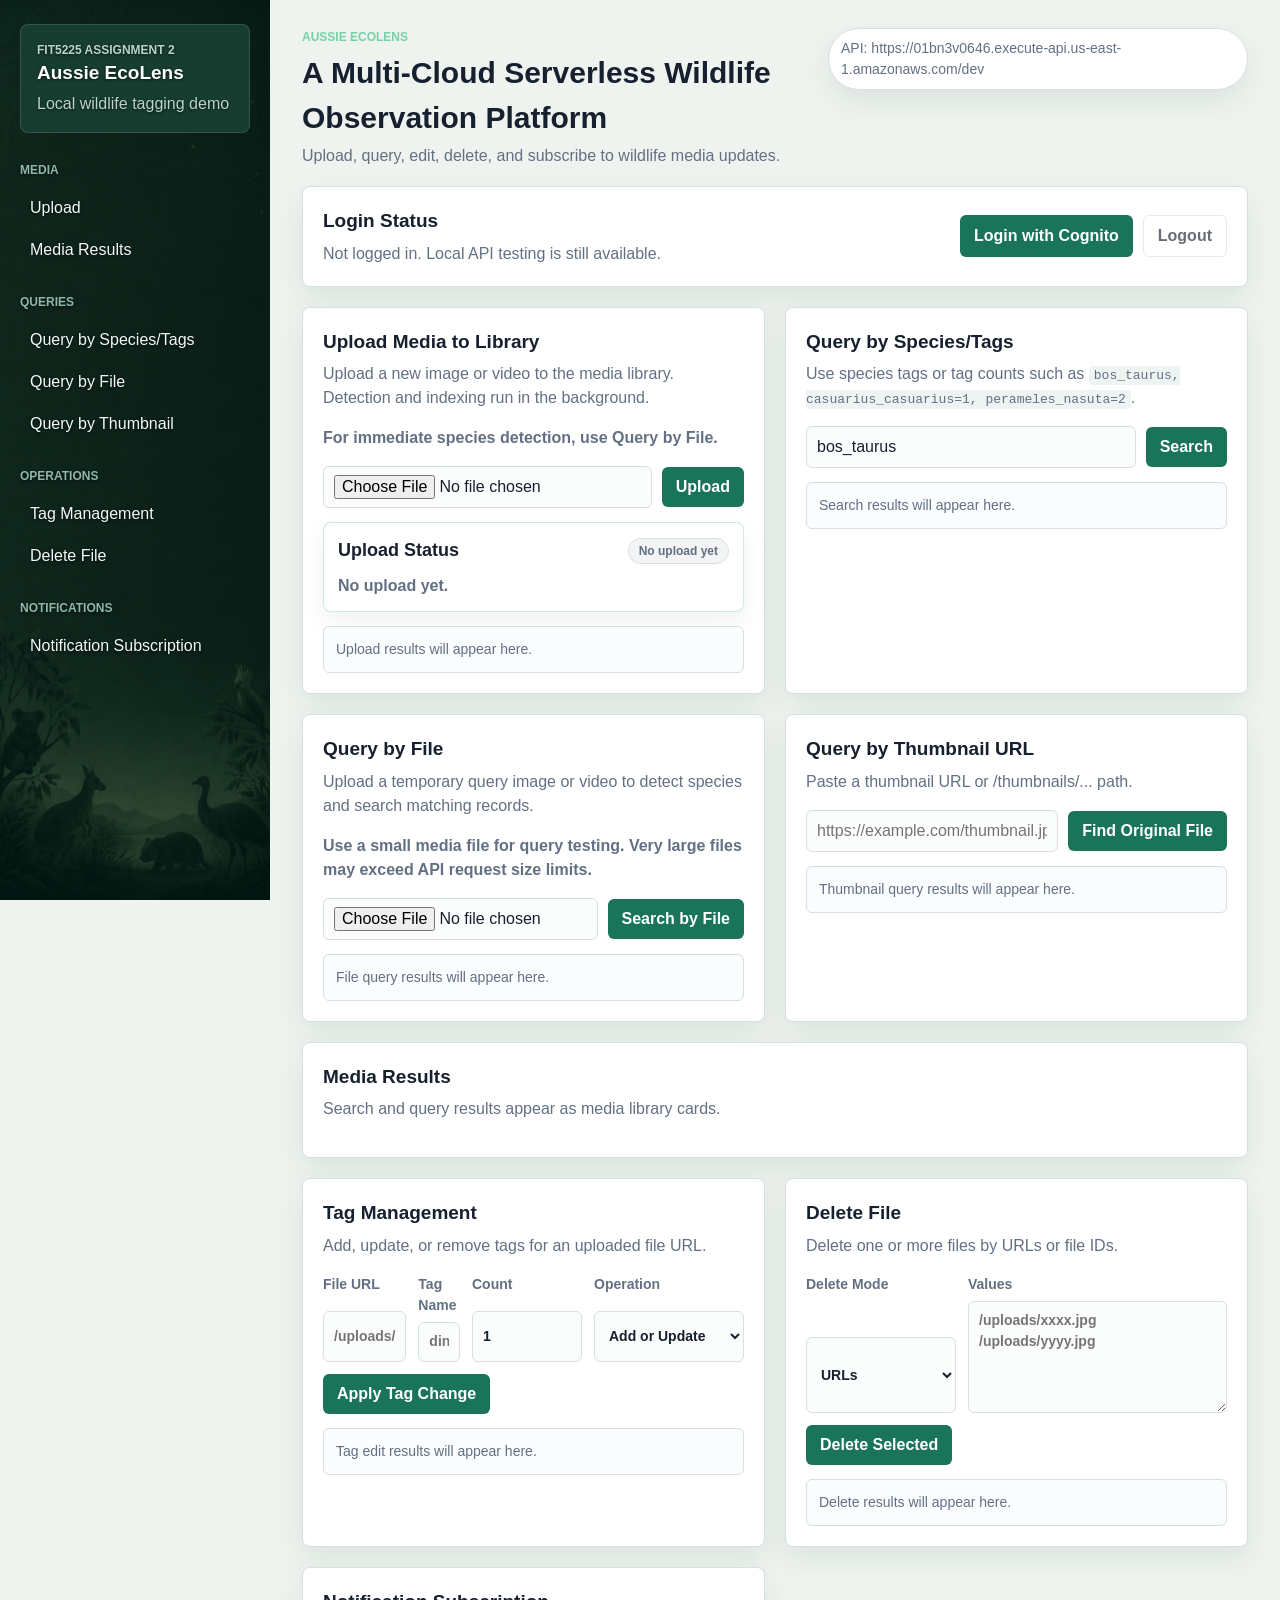
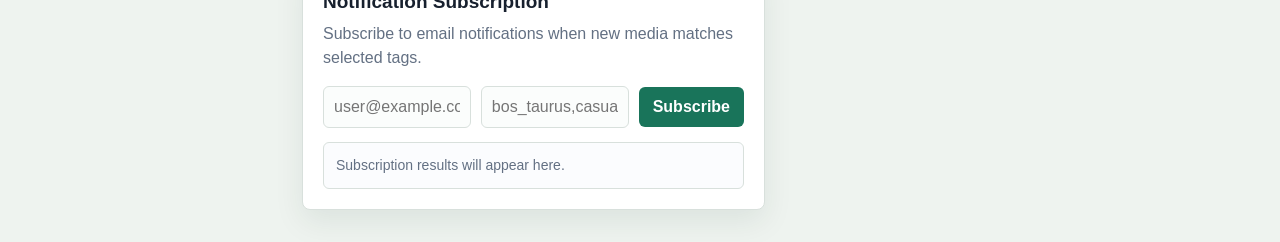
<file: frontend/index.html>
<!doctype html>
<html lang="en">
  <head>
    <meta charset="utf-8" />
    <meta name="viewport" content="width=device-width, initial-scale=1" />
    <title>FIT5225 Wildlife Tagging MVP</title>
    <link rel="stylesheet" href="styles.css" />
  </head>
  <body>
    <div class="app-shell">
      <aside class="sidebar" aria-label="Dashboard navigation">
        <div class="brand-block">
          <p class="eyebrow">FIT5225 Assignment 2</p>
          <h2>Aussie EcoLens</h2>
          <p>Local wildlife tagging demo</p>
        </div>

        <nav class="side-nav">
          <div class="nav-group">
            <p>Media</p>
            <a href="#upload-panel">Upload</a>
            <a href="#results-panel">Media Results</a>
          </div>
          <div class="nav-group">
            <p>Queries</p>
            <a href="#query-tags-panel">Query by Species/Tags</a>
            <a href="#query-file-panel">Query by File</a>
            <a href="#query-thumbnail-panel">Query by Thumbnail</a>
          </div>
          <div class="nav-group">
            <p>Operations</p>
            <a href="#tag-panel">Tag Management</a>
            <a href="#delete-panel">Delete File</a>
          </div>
          <div class="nav-group">
            <p>Notifications</p>
            <a href="#subscription-panel">Notification Subscription</a>
          </div>
        </nav>
      </aside>

      <div class="dashboard">
        <header class="topbar">
          <div>
            <p class="eyebrow">Aussie EcoLens</p>
            <h1>A Multi-Cloud Serverless Wildlife Observation Platform</h1>
            <p class="subtitle">Upload, query, edit, delete, and subscribe to wildlife media updates.</p>
          </div>
          <div class="api-pill">
            API: <span id="apiBaseLabel">https://01bn3v0646.execute-api.us-east-1.amazonaws.com/dev</span>
          </div>
        </header>

        <main class="layout">
          <section class="panel auth-panel">
            <div class="section-title">
              <h2>Login Status</h2>
              <p id="loginStatusText">Checking login status...</p>
            </div>
            <div class="auth-actions">
              <button id="loginButton" type="button">Login with Cognito</button>
              <button id="logoutButton" class="secondary-button" type="button">Logout</button>
            </div>
          </section>

          <section id="upload-panel" class="panel upload-panel">
            <div class="section-title">
              <h2>Upload Media to Library</h2>
              <p>Upload a new image or video to the media library. Detection and indexing run in the background.</p>
              <p class="section-hint">For immediate species detection, use Query by File.</p>
            </div>
            <div class="form-row">
              <input id="uploadFile" type="file" accept="image/*,video/*" />
              <button id="uploadButton" type="button">Upload</button>
            </div>
            <div id="uploadStatusCard" class="upload-status-card">
              <div class="status-card-header">
                <h3>Upload Status</h3>
                <span id="uploadStatusBadge" class="status-badge neutral">No upload yet</span>
              </div>
              <p id="uploadStatusMessage">No upload yet.</p>
              <dl id="uploadStatusDetails" class="status-details"></dl>
            </div>
            <div id="uploadOutput" class="output empty">Upload results will appear here.</div>
          </section>

          <section id="query-tags-panel" class="panel">
            <div class="section-title">
              <h2>Query by Species/Tags</h2>
              <p>Use species tags or tag counts such as <code>bos_taurus, casuarius_casuarius=1, perameles_nasuta=2</code>.</p>
            </div>
            <div class="form-row">
              <input id="queryTagsInput" type="text" value="bos_taurus" />
              <button id="searchButton" type="button">Search</button>
            </div>
            <div id="queryOutput" class="output empty">Search results will appear here.</div>
          </section>

          <section id="query-file-panel" class="panel">
            <div class="section-title">
              <h2>Query by File</h2>
              <p>Upload a temporary query image or video to detect species and search matching records.</p>
              <p class="section-hint">Use a small media file for query testing. Very large files may exceed API request size limits.</p>
            </div>
            <div class="form-row">
              <input id="queryFileInput" type="file" accept="image/*,video/*" />
              <button id="queryFileButton" type="button">Search by File</button>
            </div>
            <div id="queryFileDetectionCard" class="detection-result-card" hidden>
              <h3>Detection Result</h3>
              <div id="queryFileDetectedTags" class="detection-section"></div>
              <div class="matching-summary">
                <h4>Matching Results</h4>
                <p id="queryFileMatchSummary"></p>
              </div>
            </div>
            <div id="queryFileOutput" class="output empty">File query results will appear here.</div>
          </section>

          <section id="query-thumbnail-panel" class="panel">
            <div class="section-title">
              <h2>Query by Thumbnail URL</h2>
              <p>Paste a thumbnail URL or /thumbnails/... path.</p>
            </div>
            <div class="form-row">
              <input id="thumbnailQueryInput" type="text" placeholder="https://example.com/thumbnail.jpg" />
              <button id="thumbnailQueryButton" type="button">Find Original File</button>
            </div>
            <div id="thumbnailQueryOutput" class="output empty">Thumbnail query results will appear here.</div>
          </section>

          <section id="results-panel" class="panel results-panel">
            <div class="section-title">
              <h2>Media Results</h2>
              <p>Search and query results appear as media library cards.</p>
            </div>
            <div id="resultsGrid" class="results-grid"></div>
          </section>

          <section id="tag-panel" class="panel">
            <div class="section-title">
              <h2>Tag Management</h2>
              <p>Add, update, or remove tags for an uploaded file URL.</p>
            </div>
            <div class="form-grid">
              <label>
                File URL
                <input id="tagFileUrl" type="text" placeholder="/uploads/xxxx.jpg" />
              </label>
              <label>
                Tag Name
                <input id="tagName" type="text" placeholder="dingo" />
              </label>
              <label>
                Count
                <input id="tagCount" type="number" min="1" value="1" />
              </label>
              <label>
                Operation
                <select id="tagOperation">
                  <option value="1">Add or Update</option>
                  <option value="0">Remove</option>
                </select>
              </label>
            </div>
            <button id="editTagsButton" type="button">Apply Tag Change</button>
            <div id="tagEditOutput" class="output empty">Tag edit results will appear here.</div>
          </section>

          <section id="delete-panel" class="panel">
            <div class="section-title">
              <h2>Delete File</h2>
              <p>Delete one or more files by URLs or file IDs.</p>
            </div>
            <div class="form-grid delete-grid">
              <label>
                Delete Mode
                <select id="deleteMode">
                  <option value="urls">URLs</option>
                  <option value="file_ids">File IDs</option>
                </select>
              </label>
              <label>
                Values
                <textarea
                  id="deleteFileUrl"
                  rows="4"
                  placeholder="/uploads/xxxx.jpg&#10;/uploads/yyyy.jpg"
                ></textarea>
              </label>
            </div>
            <button id="deleteButton" type="button">Delete Selected</button>
            <div id="deleteOutput" class="output empty">Delete results will appear here.</div>
          </section>

          <section id="subscription-panel" class="panel">
            <div class="section-title">
              <h2>Notification Subscription</h2>
              <p>Subscribe to email notifications when new media matches selected tags.</p>
            </div>
            <div class="form-row">
              <input id="subscriptionEmail" type="email" placeholder="user@example.com" />
              <input id="subscriptionTags" type="text" placeholder="bos_taurus,casuarius_casuarius" />
              <button id="subscribeButton" type="button">Subscribe</button>
            </div>
            <div id="subscriptionOutput" class="output empty">Subscription results will appear here.</div>
          </section>
        </main>
      </div>
    </div>

    <template id="resultCardTemplate">
      <article class="result-card">
        <div class="thumbnail-button" title="Media preview">
          <img alt="Wildlife thumbnail preview" />
        </div>
        <div class="result-body">
          <h3>Media Result</h3>
          <div class="detection-section" data-field="detectedTags"></div>
          <div class="media-summary">
            <p><strong>File Type:</strong> <span data-field="fileType"></span></p>
            <p><strong>MIME Type:</strong> <span data-field="mimeType"></span></p>
            <p data-field="frameCountRow" hidden><strong>Frame Count:</strong> <span data-field="frameCount"></span></p>
          </div>
          <div class="result-actions" data-field="actions"></div>
          <details class="result-technical-details">
            <summary>Technical Details</summary>
            <dl data-field="technicalDetails"></dl>
            <pre data-field="rawItemJson"></pre>
          </details>
          <p class="full-url" data-field="fullUrl"></p>
        </div>
      </article>
    </template>

    <div id="toastContainer" class="toast-container" aria-live="polite" aria-atomic="true"></div>

    <script src="config.js"></script>
    <script src="auth.js"></script>
    <script src="app.js"></script>
  </body>
</html>
</file>
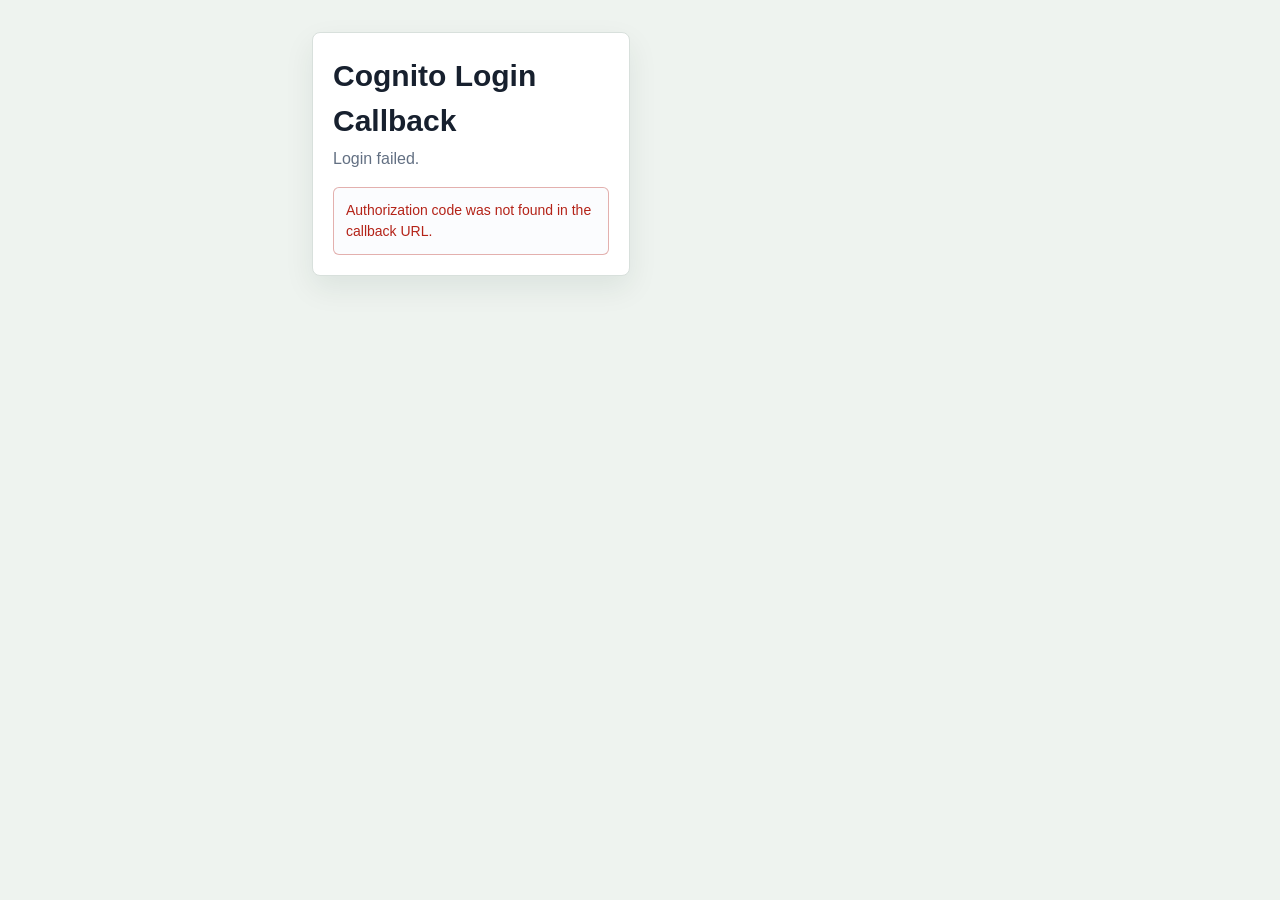
<file: frontend/callback.html>
<!doctype html>
<html lang="en">
  <head>
    <meta charset="utf-8" />
    <meta name="viewport" content="width=device-width, initial-scale=1" />
    <title>Cognito Login Callback</title>
    <link rel="stylesheet" href="styles.css" />
  </head>
  <body>
    <main class="layout narrow-layout">
      <section class="panel">
        <div class="section-title">
          <h1>Cognito Login Callback</h1>
          <p id="callbackStatus">Completing login...</p>
        </div>
        <div id="callbackOutput" class="output empty">Waiting for Cognito token exchange.</div>
      </section>
    </main>

    <script src="auth.js"></script>
    <script>
      const callbackStatus = document.getElementById("callbackStatus");
      const callbackOutput = document.getElementById("callbackOutput");

      function showCallbackMessage(message, isError = false) {
        callbackOutput.classList.remove("empty", "success", "error");
        callbackOutput.classList.add(isError ? "error" : "success");
        callbackOutput.textContent = message;
      }

      Auth.handleCognitoCallback()
        .then(() => {
          callbackStatus.textContent = "Login completed successfully.";
          showCallbackMessage("Tokens were stored locally. Redirecting to the app...");
          window.setTimeout(() => {
            window.location.href = "index.html";
          }, 900);
        })
        .catch((error) => {
          callbackStatus.textContent = "Login failed.";
          showCallbackMessage(error.message, true);
        });
    </script>
  </body>
</html>
</file>
<file: frontend/styles.css>
:root {
  --bg: #eef3ef;
  --sidebar: #0f2f25;
  --sidebar-soft: #173d31;
  --panel: #ffffff;
  --text: #17202e;
  --muted: #637083;
  --border: #d8e0dc;
  --accent: #19745a;
  --accent-dark: #0f563f;
  --success: #0f7b46;
  --danger: #b42318;
  --code: #eef4f1;
  --shadow: 0 12px 30px rgba(15, 47, 37, 0.08);
}

* {
  box-sizing: border-box;
}

html {
  scroll-behavior: smooth;
}

body {
  margin: 0;
  background: var(--bg);
  color: var(--text);
  font-family: Arial, Helvetica, sans-serif;
  line-height: 1.5;
}

h1,
h2,
h3,
p {
  margin-top: 0;
}

h1 {
  margin-bottom: 4px;
  font-size: 30px;
  letter-spacing: 0;
}

h2 {
  margin-bottom: 6px;
  font-size: 19px;
}

h3 {
  margin-bottom: 8px;
  font-size: 16px;
}

.app-shell {
  display: grid;
  grid-template-columns: 270px minmax(0, 1fr);
  min-height: 100vh;
}

.sidebar {
  position: sticky;
  top: 0;
  height: 100vh;
  padding: 24px 20px;
  color: #eaf4ef;
  /* Raw background image, no overlay. text-shadow on .sidebar text
     keeps nav labels legible across varied image regions without
     dimming the photo. */
  background-image: url('./ui_left_column_bg.png');
  background-size: cover;
  background-position: center bottom;
  background-repeat: no-repeat;
  text-shadow: 0 1px 3px rgba(0, 0, 0, 0.65);
}

.brand-block {
  padding: 16px;
  border: 1px solid rgba(255, 255, 255, 0.12);
  border-radius: 8px;
  background: var(--sidebar-soft);
}

.brand-block h2 {
  margin-bottom: 4px;
  color: #ffffff;
}

.brand-block p {
  margin-bottom: 0;
  color: #b9d4ca;
}

.eyebrow {
  margin: 0 0 4px;
  color: #78d0a5;
  font-size: 12px;
  font-weight: 700;
  text-transform: uppercase;
}

.side-nav {
  display: grid;
  gap: 22px;
  margin-top: 28px;
}

.nav-group p {
  margin-bottom: 8px;
  color: #90b7a9;
  font-size: 12px;
  font-weight: 700;
  text-transform: uppercase;
}

.nav-group a {
  display: block;
  padding: 9px 10px;
  border-radius: 6px;
  color: #f2faf6;
  text-decoration: none;
}

.nav-group a:hover {
  background: rgba(255, 255, 255, 0.1);
}

.dashboard {
  min-width: 0;
}

.topbar {
  display: flex;
  align-items: flex-start;
  justify-content: space-between;
  gap: 24px;
  padding: 28px 32px 18px;
}

.subtitle {
  margin-bottom: 0;
  color: var(--muted);
}

.api-pill {
  flex: 0 0 auto;
  max-width: 420px;
  padding: 9px 12px;
  border: 1px solid var(--border);
  border-radius: 999px;
  background: #ffffff;
  color: var(--muted);
  box-shadow: var(--shadow);
  font-size: 14px;
  overflow-wrap: anywhere;
}

.layout {
  display: grid;
  grid-template-columns: repeat(2, minmax(0, 1fr));
  gap: 20px;
  padding: 0 32px 32px;
}

.panel {
  min-width: 0;
  padding: 20px;
  border: 1px solid var(--border);
  border-radius: 8px;
  background: var(--panel);
  box-shadow: var(--shadow);
}

.auth-panel,
.results-panel {
  grid-column: 1 / -1;
}

.section-title p {
  margin-bottom: 16px;
  color: var(--muted);
}

.section-hint {
  font-weight: 700;
}

.form-row {
  display: flex;
  gap: 10px;
  align-items: center;
}

.form-row input {
  flex: 1;
}

.form-grid {
  display: grid;
  grid-template-columns: 2fr 1fr 110px 150px;
  gap: 12px;
  margin-bottom: 12px;
}

label {
  display: grid;
  gap: 6px;
  color: var(--muted);
  font-size: 14px;
  font-weight: 700;
}

input,
select,
textarea,
button {
  min-height: 40px;
  border-radius: 6px;
  font: inherit;
}

input,
select,
textarea {
  width: 100%;
  border: 1px solid var(--border);
  padding: 8px 10px;
  background: #fbfdfc;
  color: var(--text);
}

input:focus,
select:focus,
textarea:focus {
  border-color: var(--accent);
  outline: 2px solid rgba(25, 116, 90, 0.15);
}

textarea {
  min-height: 112px;
  resize: vertical;
}

.delete-grid {
  grid-template-columns: 150px minmax(0, 1fr);
}

button {
  border: 0;
  padding: 8px 14px;
  background: var(--accent);
  color: #ffffff;
  font-weight: 700;
  cursor: pointer;
}

button:hover {
  background: var(--accent-dark);
}

.secondary-button {
  border: 1px solid var(--border);
  background: #ffffff;
  color: var(--text);
}

.secondary-button:hover {
  background: var(--code);
}

button:disabled {
  cursor: not-allowed;
  opacity: 0.65;
}

code {
  padding: 2px 5px;
  border-radius: 4px;
  background: var(--code);
}

.output {
  margin-top: 14px;
  padding: 12px;
  border: 1px solid var(--border);
  border-radius: 6px;
  background: #fbfcfe;
  overflow: hidden;
  font-size: 14px;
}

.output.empty {
  color: var(--muted);
  font-family: Arial, Helvetica, sans-serif;
}

.output.success {
  border-color: rgba(15, 123, 70, 0.35);
}

.output.error {
  border-color: rgba(180, 35, 24, 0.35);
  color: var(--danger);
}

.output.warning {
  border-color: rgba(217, 119, 6, 0.45);
}

.upload-status-card {
  margin-top: 14px;
  padding: 14px;
  border: 1px solid rgba(15, 123, 70, 0.18);
  border-radius: 8px;
  background: #ffffff;
  box-shadow: 0 10px 26px rgba(17, 24, 39, 0.06);
}

.status-card-header {
  display: flex;
  align-items: center;
  justify-content: space-between;
  gap: 12px;
  margin-bottom: 10px;
}

.status-card-header h3 {
  margin: 0;
  color: var(--text);
  font-size: 18px;
}

.status-badge {
  display: inline-flex;
  align-items: center;
  min-height: 26px;
  padding: 4px 10px;
  border-radius: 999px;
  font-size: 12px;
  font-weight: 800;
  line-height: 1;
}

.status-badge.neutral {
  border: 1px solid var(--border);
  background: #f3f4f6;
  color: var(--muted);
}

.status-badge.processing {
  border: 1px solid rgba(37, 99, 235, 0.22);
  background: #e8f0ff;
  color: #1d4ed8;
}

.status-badge.duplicate {
  border: 1px solid rgba(217, 119, 6, 0.22);
  background: #fff7ed;
  color: #b45309;
}

.status-badge.failed {
  border: 1px solid rgba(180, 35, 24, 0.22);
  background: #fef3f2;
  color: var(--danger);
}

#uploadStatusMessage {
  margin: 0;
  color: var(--muted);
  font-weight: 700;
  line-height: 1.45;
}

.status-details {
  display: grid;
  grid-template-columns: max-content minmax(0, 1fr);
  gap: 8px 12px;
  margin: 12px 0 0;
  padding-top: 12px;
  border-top: 1px solid var(--border);
}

.status-details:empty {
  display: none;
}

.status-details dt {
  color: var(--text);
  font-weight: 800;
}

.status-details dd {
  min-width: 0;
  margin: 0;
  color: var(--muted);
  overflow-wrap: anywhere;
}

.output-message {
  margin: 0;
  color: var(--text);
  font-weight: 700;
  line-height: 1.45;
}

.output.error .output-message {
  color: var(--danger);
}

.output.warning .output-message {
  color: #b45309;
}

.raw-response {
  margin-top: 10px;
  border: 1px solid var(--border);
  border-radius: 6px;
  background: #ffffff;
}

.raw-response summary {
  padding: 8px 10px;
  color: var(--muted);
  cursor: pointer;
  font-size: 13px;
  font-weight: 700;
  line-height: 1.3;
}

.raw-response summary:hover {
  color: var(--text);
}

.raw-response pre {
  max-height: 180px;
  margin: 0;
  padding: 10px;
  overflow: auto;
  border-top: 1px solid var(--border);
  color: var(--text);
  background: #f8fafc;
  white-space: pre-wrap;
  overflow-wrap: anywhere;
  font-family: ui-monospace, SFMono-Regular, Menlo, Monaco, Consolas, monospace;
  font-size: 12px;
  line-height: 1.45;
}

.results-grid {
  display: grid;
  grid-template-columns: repeat(auto-fit, minmax(240px, 320px));
  gap: 16px;
  margin-top: 16px;
  align-items: start;
}

.result-card {
  display: grid;
  grid-template-rows: auto auto 1fr;
  width: 100%;
  max-width: 320px;
  min-width: 0;
  overflow: hidden;
  border: 1px solid var(--border);
  border-radius: 8px;
  background: #ffffff;
}

.thumbnail-button {
  width: 100%;
  height: 140px;
  max-height: 140px;
  padding: 0;
  border: 0;
  border-bottom: 1px solid var(--border);
  border-radius: 0;
  background: #e9f1ed;
  overflow: hidden;
}

.thumbnail-button img,
.media-preview-video {
  width: 100%;
  height: 100%;
  object-fit: contain;
  display: block;
}

.media-preview-video {
  background: #111827;
}

.thumbnail-button.no-preview {
  display: grid;
  place-items: center;
}

.thumbnail-button.no-preview::after {
  content: "No preview available";
  color: var(--muted);
  font-size: 14px;
  font-weight: 700;
}

.thumbnail-button.no-frame-preview::after {
  content: "Video frame previews unavailable";
}

.video-frame-strip {
  display: flex;
  gap: 8px;
  padding: 10px;
  border-bottom: 1px solid var(--border);
  background: #f7faf8;
  overflow-x: auto;
}

.video-frame-button {
  flex: 0 0 72px;
  width: 72px;
  height: 48px;
  min-height: 48px;
  padding: 0;
  border: 2px solid transparent;
  border-radius: 6px;
  background: #dfe8e3;
  overflow: hidden;
}

.video-frame-button.selected {
  border-color: var(--accent);
}

.video-frame-button img {
  width: 100%;
  height: 100%;
  max-height: 140px;
  object-fit: cover;
  display: block;
}

.result-body {
  padding: 14px;
}

.result-body h3 {
  margin-bottom: 10px;
}

.result-body p {
  margin-bottom: 7px;
  overflow-wrap: anywhere;
  color: var(--muted);
}

.result-body strong {
  color: var(--text);
}

.media-summary {
  margin-top: 10px;
}

.media-summary p {
  margin-bottom: 6px;
}

.result-actions {
  display: flex;
  flex-wrap: wrap;
  gap: 8px;
  margin-top: 12px;
}

.small-secondary-button {
  min-height: 30px;
  padding: 5px 9px;
  border: 1px solid var(--border);
  border-radius: 6px;
  background: #ffffff;
  color: var(--muted);
  font-size: 12px;
  font-weight: 800;
}

.small-secondary-button:hover {
  background: #f3f7f5;
  color: var(--text);
}

.thumbnail-query-actions {
  display: flex;
  flex-wrap: wrap;
  gap: 8px;
  margin-top: 10px;
}

.result-technical-details {
  margin-top: 12px;
  border: 1px solid var(--border);
  border-radius: 6px;
  background: #fbfcfe;
}

.result-technical-details summary {
  padding: 8px 10px;
  color: var(--muted);
  cursor: pointer;
  font-size: 13px;
  font-weight: 800;
}

.result-technical-details summary:hover {
  color: var(--text);
}

.result-technical-details dl {
  display: grid;
  grid-template-columns: 90px minmax(0, 1fr);
  gap: 8px 10px;
  margin: 0;
  padding: 10px;
  border-top: 1px solid var(--border);
}

.result-technical-details dt {
  color: var(--text);
  font-size: 12px;
  font-weight: 800;
}

.result-technical-details dd {
  min-width: 0;
  margin: 0;
  color: var(--muted);
  font-size: 12px;
  white-space: pre-wrap;
  overflow-wrap: anywhere;
}

.result-technical-details pre {
  max-height: 180px;
  margin: 0;
  padding: 10px;
  overflow: auto;
  border-top: 1px solid var(--border);
  background: #f8fafc;
  color: var(--text);
  font-family: ui-monospace, SFMono-Regular, Menlo, Monaco, Consolas, monospace;
  font-size: 11px;
  line-height: 1.45;
  white-space: pre-wrap;
  overflow-wrap: anywhere;
}

.detection-result-card {
  margin-top: 14px;
  padding: 14px;
  border: 1px solid rgba(15, 123, 70, 0.2);
  border-radius: 8px;
  background: #ffffff;
  box-shadow: 0 10px 26px rgba(17, 24, 39, 0.06);
}

.detection-result-card h3 {
  margin: 0 0 10px;
  color: var(--text);
  font-size: 18px;
}

.detection-result-card .detection-section {
  margin-bottom: 12px;
}

.matching-summary {
  padding-top: 10px;
  border-top: 1px solid var(--border);
}

.matching-summary h4 {
  margin: 0 0 6px;
  color: var(--text);
  font-size: 13px;
}

.matching-summary p {
  margin: 0;
  color: var(--muted);
  font-weight: 700;
}

.detection-section {
  margin: 12px 0 10px;
  padding: 10px;
  border: 1px solid rgba(15, 123, 70, 0.18);
  border-radius: 8px;
  background: #f6fbf8;
}

.detection-group + .detection-group {
  margin-top: 10px;
}

.detection-group h4 {
  margin: 0 0 8px;
  color: var(--text);
  font-size: 13px;
  letter-spacing: 0;
}

.detection-chip-list {
  display: flex;
  flex-wrap: wrap;
  gap: 7px;
}

.detection-chip {
  display: inline-flex;
  align-items: center;
  min-height: 26px;
  padding: 4px 9px;
  border-radius: 999px;
  font-size: 12px;
  font-weight: 700;
  line-height: 1;
}

.species-chip {
  border: 1px solid rgba(15, 123, 70, 0.24);
  background: #e4f4ea;
  color: #0f6b41;
}

.media-tag-chip {
  border: 1px solid rgba(37, 99, 235, 0.22);
  background: #e8f0ff;
  color: #1d4ed8;
}

.detection-empty {
  margin: 0;
  color: var(--muted);
  font-size: 13px;
}

.full-url {
  color: var(--success);
  font-weight: 700;
}

.toast-container {
  position: fixed;
  top: 18px;
  right: 18px;
  z-index: 50;
  display: grid;
  gap: 10px;
  width: min(360px, calc(100vw - 36px));
  pointer-events: none;
}

.toast {
  display: flex;
  align-items: flex-start;
  justify-content: space-between;
  gap: 12px;
  padding: 12px 12px 12px 14px;
  border: 1px solid var(--border);
  border-left-width: 5px;
  border-radius: 8px;
  background: #ffffff;
  box-shadow: var(--shadow);
  color: var(--text);
  font-size: 14px;
  pointer-events: auto;
  animation: toast-in 180ms ease-out;
}

.toast-success {
  border-left-color: var(--success);
}

.toast-error {
  border-left-color: var(--danger);
}

.toast-warning {
  border-left-color: #d97706;
}

.toast-info {
  border-left-color: #2563eb;
}

.toast-close {
  min-height: 0;
  padding: 0 2px;
  border: 0;
  background: transparent;
  color: var(--muted);
  font-size: 20px;
  line-height: 1;
}

.toast-close:hover {
  background: transparent;
  color: var(--text);
}

.toast-leaving {
  opacity: 0;
  transform: translateX(12px);
  transition: opacity 180ms ease, transform 180ms ease;
}

@keyframes toast-in {
  from {
    opacity: 0;
    transform: translateX(12px);
  }
  to {
    opacity: 1;
    transform: translateX(0);
  }
}

.auth-panel {
  display: flex;
  align-items: center;
  justify-content: space-between;
  gap: 16px;
}

.auth-panel .section-title p {
  margin-bottom: 0;
}

.auth-actions {
  display: flex;
  gap: 10px;
  flex: 0 0 auto;
}

.narrow-layout {
  max-width: 720px;
  margin: 0 auto;
  padding: 32px;
}

@media (max-width: 1020px) {
  .app-shell {
    grid-template-columns: 1fr;
  }

  .sidebar {
    position: static;
    height: auto;
  }

  .side-nav {
    grid-template-columns: repeat(2, minmax(0, 1fr));
  }

  .layout {
    grid-template-columns: 1fr;
  }
}

@media (max-width: 760px) {
  .toast-container {
    top: auto;
    right: 12px;
    bottom: 12px;
    width: calc(100vw - 24px);
  }

  .topbar,
  .form-row,
  .auth-panel,
  .auth-actions {
    flex-direction: column;
    align-items: stretch;
  }

  .topbar,
  .layout {
    padding-left: 18px;
    padding-right: 18px;
  }

  .side-nav {
    grid-template-columns: 1fr;
  }

  .form-grid {
    grid-template-columns: 1fr;
  }

  .api-pill {
    max-width: none;
  }
}
</file>
